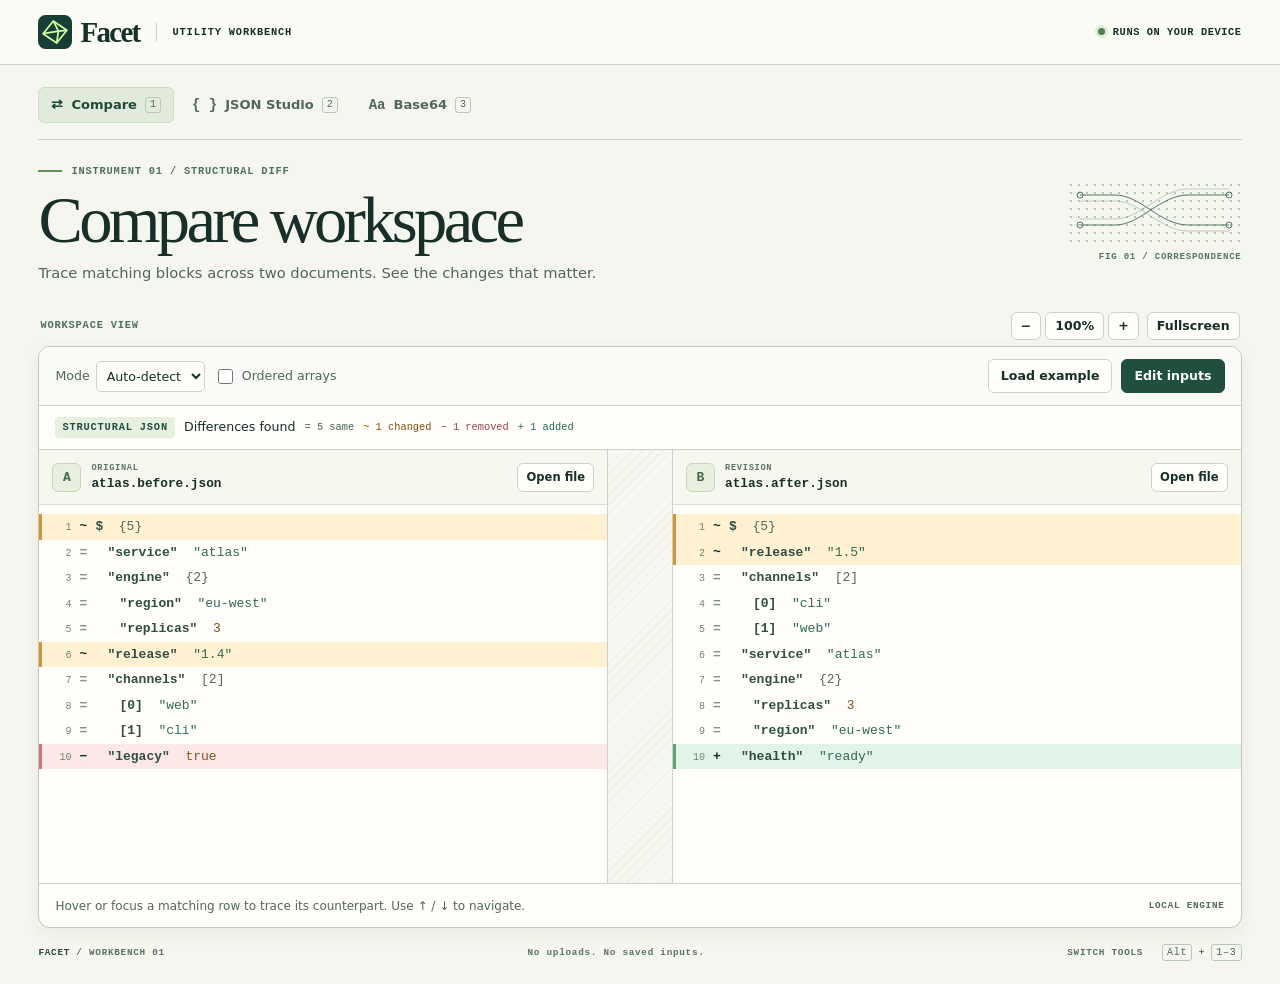
<file: index.html>
<!doctype html>
<html lang="en">
<head>
  <meta charset="utf-8">
  <meta name="viewport" content="width=device-width, initial-scale=1">
  <meta name="color-scheme" content="light">
  <meta name="description" content="A pocket workbench for comparing files, repairing JSON and decoding Base64. No install or uploads.">
  <meta http-equiv="Content-Security-Policy" content="default-src 'none'; script-src 'self'; style-src 'self' 'unsafe-inline'; img-src 'self' data:; connect-src 'none'; object-src 'none'; base-uri 'none'; form-action 'none'">
  <title>Facet — Local utility workbench</title>
  <link rel="icon" href="assets/mark.svg" type="image/svg+xml">
  <link rel="stylesheet" href="assets/style.css">
  <script defer src="assets/json.js"></script>
  <script defer src="assets/diff.js"></script>
  <script defer src="assets/base64.js"></script>
  <script defer src="assets/app.js"></script>
</head>
<body>
  <header class="mast"><div class="mast-inner">
    <a class="brand" href="#compare" aria-label="Facet home"><img src="assets/mark.svg" alt="" width="34" height="34"><b>Facet</b></a>
    <span class="mast-line"></span><span class="wordmark-note">UTILITY WORKBENCH</span>
    <span class="privacy"><i></i> Runs on your device</span>
  </div></header>
  <main class="shell">
    <nav class="toolnav" aria-label="Toolbox">
      <a href="#compare" data-tool="compare"><span class="glyph">⇄</span> Compare <kbd>1</kbd></a>
      <a href="#json" data-tool="json"><span class="glyph">{ }</span> JSON Studio <kbd>2</kbd></a>
      <a href="#base64" data-tool="base64"><span class="glyph">Aa</span> Base64 <kbd>3</kbd></a>
    </nav>
    <div class="hero">
      <div><div class="eyebrow"><span class="rule"></span><span id="kicker"></span></div>
        <h1 id="heading"></h1><p id="subtitle"></p></div>
      <div class="figure" aria-hidden="true"><div class="plot">
        <svg viewBox="0 0 174 58" fill="none"><g stroke="currentColor">
          <path d="M12 14H47C73 14 92 44 120 44H161M12 44H47C73 44 92 14 120 14H161"/>
          <path d="M12 20H47C73 20 92 50 120 50H161M12 38H47C73 38 92 8 120 8H161" opacity=".34"/>
          <circle cx="12" cy="14" r="3"/><circle cx="161" cy="44" r="3"/><circle cx="12" cy="44" r="3"/><circle cx="161" cy="14" r="3"/>
        </g></svg></div><span id="figcaption">FIG 01 / CORRESPONDENCE</span></div>
    </div>
    <div id="workspace" class="view-host">
    <div class="displaybar"><span class="eyebrow">WORKSPACE VIEW</span><div class="display-tools" role="group" aria-label="Workspace display"></div></div>
    <section id="compare" class="surface" aria-label="Compare workspace" hidden>
      <div class="commandbar"><div class="controlgroup">
        <label class="inline">Mode <select id="mode"><option value="auto">Auto-detect</option><option value="json">JSON</option><option value="text">Text</option></select></label>
        <label class="check" title="Objects always ignore key order. Enable to compare arrays by index."><input type="checkbox" id="order"> Ordered arrays</label>
      </div><div class="controlgroup"><button id="diff-example">Load example</button><button id="edit" class="primary" aria-expanded="false">Edit inputs</button></div></div>
      <div class="statusline" id="diff-status" role="status"></div>
      <div class="split" id="split">
        <article class="pane" data-side="0">
          <header><span class="tag">A</span><div><small>ORIGINAL</small><strong id="name0">Original</strong></div><button class="file-btn" data-file="0" aria-label="Open original file">Open file</button></header>
          <textarea id="input0" aria-label="Original text" spellcheck="false" placeholder="Paste original text or JSON…" hidden></textarea>
          <div class="rows" id="rows0" aria-label="Original comparison"></div>
        </article>
        <article class="pane" data-side="1">
          <header><span class="tag">B</span><div><small>REVISION</small><strong id="name1">Revision</strong></div><button class="file-btn" data-file="1" aria-label="Open revision file">Open file</button></header>
          <textarea id="input1" aria-label="Revision text" spellcheck="false" placeholder="Paste revised text or JSON…" hidden></textarea>
          <div class="rows" id="rows1" aria-label="Revision comparison"></div>
        </article>
        <svg id="connections" aria-hidden="true"><path id="bridge"></path></svg>
      </div>
      <div class="panel-foot"><span id="hint">Hover or focus a matching row to trace its counterpart.</span><span class="key-hint">LOCAL ENGINE</span></div>
    </section>
    <section id="json" class="surface" aria-label="JSON Studio" hidden>
      <div class="commandbar"><div class="controlgroup">
        <label class="check"><input id="repair" type="checkbox" checked> Auto-repair</label>
        <label class="check" title="Turn strings containing complete JSON objects or arrays into structures in the output only"><input id="unpack" type="checkbox" checked> Unpack JSON strings</label>
        <label class="inline">Indent <select id="indent"><option value="2">2 spaces</option><option value="4">4 spaces</option><option value="0">Compact</option></select></label>
      </div><div class="controlgroup"><button id="json-example">Load example</button><button id="json-file">Open file</button></div></div>
      <div class="statusline" id="json-status" role="status"></div>
      <div class="duo">
        <article class="pane"><header><span class="tag">{ }</span><div><small>INPUT</small><strong>Source document</strong></div></header>
          <textarea id="json-input" aria-label="JSON source" spellcheck="false" placeholder="Paste JSON or a slightly imperfect document…"></textarea></article>
        <article class="pane"><header><div class="segments" aria-label="Output view"><button data-view="tree">Tree</button><button data-view="text">Text</button></div>
          <button id="pop" class="file-btn" aria-label="Open expanded JSON output">Expand view ↗</button></header>
          <div id="json-output" class="output"></div></article>
      </div>
      <div class="panel-foot"><span class="controlgroup"><button id="fold">Collapse all</button><button id="unfold">Expand all</button></span><span class="controlgroup"><button id="copy-json">Copy JSON</button><button id="save-json">Save JSON</button></span></div>
    </section>
    <section id="base64" class="surface" aria-label="Base64 codec" hidden>
      <div class="commandbar"><div class="controlgroup">
        <label class="inline">Operation <select id="b64-mode"><option value="decode">Decode Base64</option><option value="encode">Encode text</option><option value="json">Encode JSON</option></select></label>
        <label id="b64-field-label" class="inline" hidden>Stringify field <input id="b64-field" type="text" size="21" placeholder="Optional top-level key" spellcheck="false" autocomplete="off"></label>
      </div><span class="controlgroup"><button id="b64-example">Load example</button><button id="b64-file">Open file</button></span></div>
      <div class="statusline" id="b64-status" role="status"></div>
      <div class="duo">
        <article class="pane"><header id="b64-source-header"><div><small>INPUT</small><strong id="b64-source-label">Encoded data</strong></div>
          <div id="b64-views" class="segments" role="group" aria-label="JSON input view" hidden><button id="b64-text-view" aria-controls="b64-input">Text</button><button id="b64-tree-view" aria-controls="b64-tree">Tree</button></div>
          <button id="b64-format" class="file-btn" hidden>Format input</button>
          <div id="b64-folding" class="controlgroup" hidden><button id="b64-fold">Collapse all</button><button id="b64-unfold">Expand all</button></div>
        </header>
          <textarea id="b64-input" aria-label="Base64 input" spellcheck="false"></textarea>
          <div id="b64-tree" class="output" role="region" aria-label="JSON input tree preview" hidden></div></article>
        <article class="pane"><header><div><small>OUTPUT</small><strong id="b64-result-label">Readable text</strong></div></header><pre id="b64-output" class="output"></pre></article>
      </div>
      <div class="panel-foot"><span id="b64-hint"></span><span class="controlgroup"><button id="copy-b64">Copy text</button><button id="to-json">Open in JSON Studio →</button></span></div>
    </section>
    <dialog id="viewer" aria-labelledby="viewer-title"><div id="viewer-panel" class="view-host">
      <header><h2 id="viewer-title">JSON output</h2><div class="display-tools" role="group" aria-label="Output display"></div><button id="close">Close</button></header>
      <div id="viewer-body"></div>
    </div></dialog>
    </div>
    <noscript>Enable JavaScript to run the local workbench.</noscript>
    <footer><span><b>FACET</b> / WORKBENCH 01</span><span>No uploads. No saved inputs.</span><span>SWITCH TOOLS &nbsp; <kbd>Alt</kbd> + <kbd>1–3</kbd></span></footer>
  </main>
  <input type="file" id="picker" hidden>
  <template id="display-controls">
    <button data-zoom="-25" aria-label="Zoom out">−</button>
    <button data-zoom="0" aria-label="Reset content zoom" title="Reset to 100%">100%</button>
    <button data-zoom="25" aria-label="Zoom in">+</button>
    <button data-full aria-pressed="false">Fullscreen</button>
  </template>
  <div id="toast" role="status"></div>
</body>
</html>
</file>
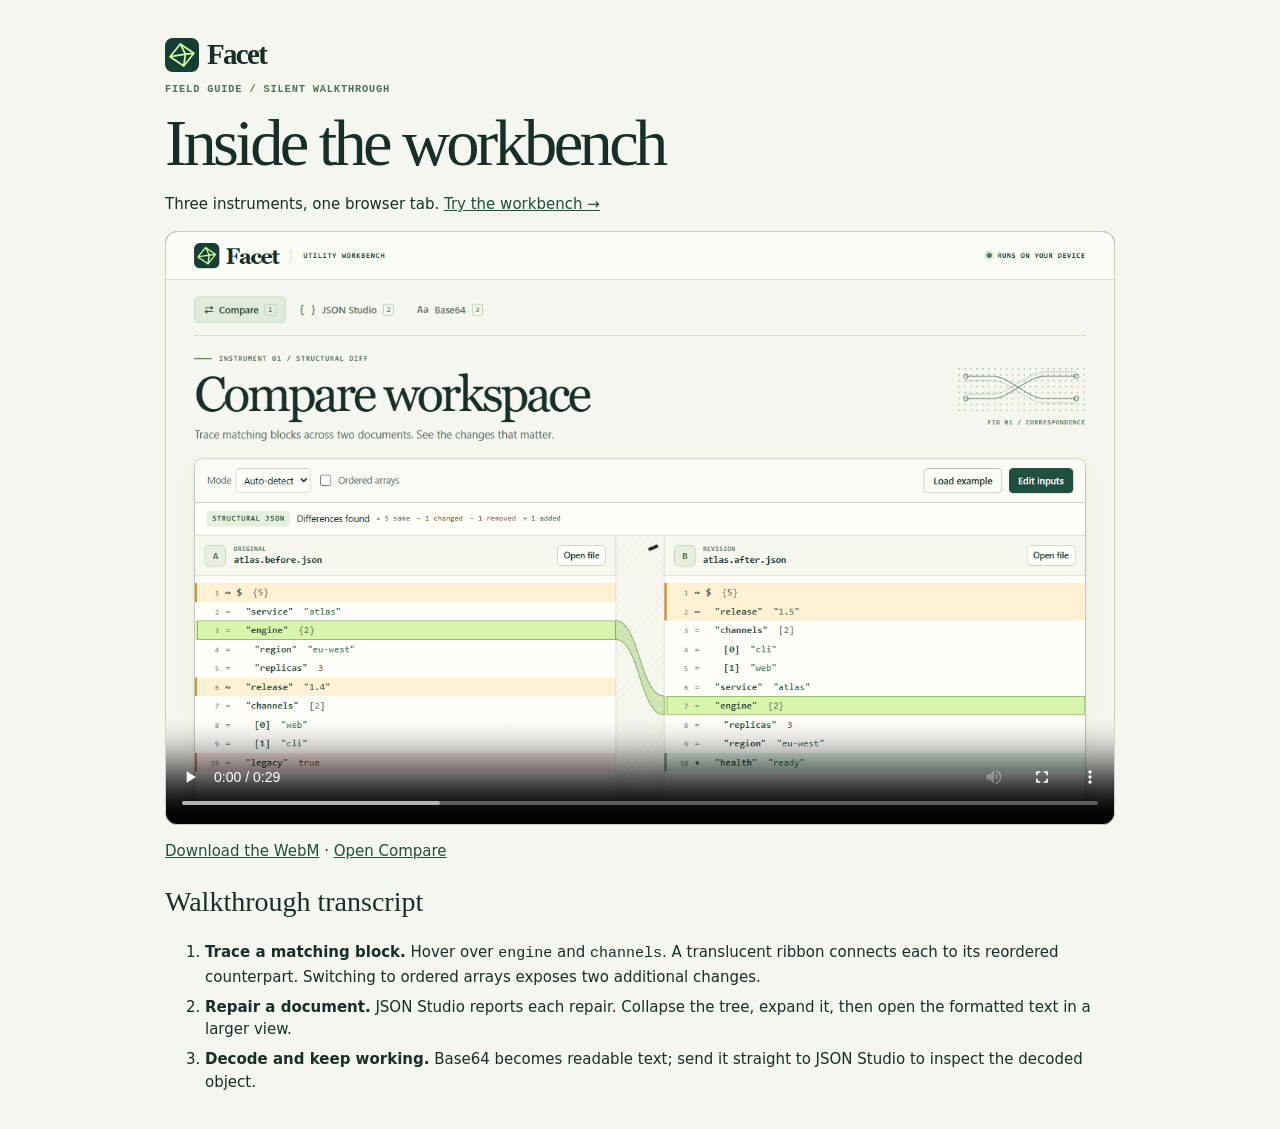
<file: docs/demo.html>
<!doctype html>
<html lang="en"><head><meta charset="utf-8"><meta name="viewport" content="width=device-width,initial-scale=1">
<title>Facet — Product walkthrough</title><link rel="icon" href="../assets/mark.svg"><link rel="stylesheet" href="../assets/style.css">
<style>article{max-width:980px;margin:2.5rem auto;padding:0 1rem}video{display:block;width:100%;border:1px solid var(--line);border-radius:12px;background:var(--ink)}a{color:var(--green)}li{margin:.5rem 0}h2{font:normal 28px Georgia,serif}</style></head>
<body><article><a class="brand" href="../index.html"><img src="../assets/mark.svg" alt="" width="34" height="34"><b>Facet</b></a>
<p class="eyebrow">FIELD GUIDE / SILENT WALKTHROUGH</p><h1>Inside the workbench</h1>
<p>Three instruments, one browser tab. <a href="../index.html">Try the workbench →</a></p>
<video controls playsinline preload="metadata" poster="facet-preview.png" aria-label="Silent three-chapter Facet walkthrough" aria-describedby="transcript"><source src="facet-walkthrough.webm" type="video/webm"></video>
<p><a href="facet-walkthrough.webm" download>Download the WebM</a> · <a href="../index.html#compare">Open Compare</a></p>
<h2>Walkthrough transcript</h2><ol id="transcript">
<li><strong>Trace a matching block.</strong> Hover over <code>engine</code> and <code>channels</code>. A translucent ribbon connects each to its reordered counterpart. Switching to ordered arrays exposes two additional changes.</li>
<li><strong>Repair a document.</strong> JSON Studio reports each repair. Collapse the tree, expand it, then open the formatted text in a larger view.</li>
<li><strong>Decode and keep working.</strong> Base64 becomes readable text; send it straight to JSON Studio to inspect the decoded object.</li></ol></article></body></html>
</file>
<file: assets/style.css>
:root{--ink:#172e29;--muted:#52665e;--paper:#f5f6ef;--surface:#fffefa;--line:#cbd2c8;--green:#204e3f;--lime:#d8f6aa;--mono:ui-monospace,Consolas,"Liberation Mono",monospace;font:15px/1.5 system-ui,-apple-system,"Segoe UI",sans-serif;color:var(--ink);background:var(--paper)}
*{box-sizing:border-box}[hidden]{display:none!important}body{margin:0}button,select,textarea,input{font:inherit}button,select{cursor:pointer}button,select,.toolnav a{touch-action:manipulation}button{border:1px solid var(--line);border-radius:6px;color:var(--ink);background:var(--surface);padding:7px 12px;font-size:.84rem;font-weight:600;line-height:1.45}button:hover,select:hover{border-color:#738b7c;background:#f3f6eb}button:disabled{opacity:.42;cursor:not-allowed}button.primary{background:var(--green);border-color:var(--green);color:white}button.primary:hover{background:#173c30}button:focus-visible,a:focus-visible,select:focus-visible,input:focus-visible,summary:focus-visible,.row:focus-visible{outline:2px solid #347250;outline-offset:2px}
.mast{border-bottom:1px solid var(--line);background:#fafbf5}.mast-inner,.shell{width:min(1240px,94%);margin:auto}.mast-inner{height:64px;display:flex;align-items:center;gap:16px}.brand{display:flex;align-items:center;gap:8px;color:var(--ink);text-decoration:none}.brand b{font:700 29px/1 Georgia,serif;letter-spacing:-1.7px}.mast-line{height:18px;border-left:1px solid var(--line)}.wordmark-note,.privacy,.eyebrow,.figure span,small,.key-hint,footer,.metric,.state{font:600 .69rem/1.45 var(--mono);letter-spacing:.08em}.privacy{margin-left:auto;display:flex;align-items:center;gap:8px;text-transform:uppercase;letter-spacing:.055em}.privacy i{border-radius:50%;width:7px;height:7px;background:#4f8053;box-shadow:0 0 0 3px #dfecd7}.shell{padding-top:22px}
.toolnav{display:flex;gap:5px;border-bottom:1px solid var(--line);padding-bottom:16px}.toolnav a{display:flex;align-items:center;gap:8px;padding:7px 12px;font-size:.87rem;font-weight:600;border-radius:6px;text-decoration:none;color:var(--muted);border:1px solid transparent}.toolnav a:hover{background:#eaeee4}.toolnav a[aria-current=page]{background:#e2ebdb;border-color:#cddbc6;color:#214a38}.glyph{font:700 14px var(--mono)}kbd{font:10px/1 var(--mono);border:1px solid #b9c9b8;padding:2px 4px;border-radius:3px;color:var(--muted)}
.hero{display:flex;justify-content:space-between;align-items:center;gap:18px;padding:24px 0 22px}.eyebrow{display:flex;align-items:center;gap:9px;color:#50705c}.rule{width:24px;height:2px;background:#609057}h1{font:normal clamp(38px,5.2vw,72px)/1.07 Georgia,"Times New Roman",serif;letter-spacing:-.055em;margin:5px 0 7px}.hero p{margin:0;color:var(--muted);font-size:.98rem}.figure{text-align:right;color:#55785d;min-width:175px}.plot{height:62px;background-image:radial-gradient(#bac7b5 .8px,transparent .8px);background-size:8px 8px}.plot svg{width:174px;height:58px}.figure span{font-size:.61rem}
.surface{background:var(--surface);border:1px solid #bdc9bc;border-radius:12px;box-shadow:0 4px 17px #343f2510;overflow:hidden}.commandbar,.panel-foot,.controlgroup,.pane header,.statusline,dialog header{display:flex;align-items:center}.commandbar,.panel-foot{justify-content:space-between;gap:12px;padding:12px 16px}.commandbar{background:#fafbf6;border-bottom:1px solid var(--line)}.controlgroup,.statusline{gap:9px;flex-wrap:wrap}.check,.inline{display:inline-flex;align-items:center;gap:6px;color:var(--muted);font-size:.84rem}.check{cursor:pointer}.check input{accent-color:var(--green);width:15px;height:15px}.inline select{color:var(--ink);border:1px solid var(--line);border-radius:5px;background:#fffefa;padding:6px;font-size:.84rem}
.statusline{min-height:44px;padding:8px 16px;border-bottom:1px solid var(--line);font-size:.84rem}.state{color:var(--green);background:#e7efdf;border-radius:4px;padding:3px 7px;text-transform:uppercase}.statusline.error{color:#892f38;background:#fff2ef}.metric{letter-spacing:0;font-weight:500;display:inline-flex;align-items:center;gap:4px}.metric:first-of-type{margin-left:5px}.metric.same{color:#48654f}.metric.changed{color:#874b0a}.metric.removed{color:#99454c}.metric.added{color:#24694b}
.split,.duo{display:grid;grid-template-columns:minmax(0,1fr) minmax(0,1fr);gap:clamp(16px,5vw,76px);position:relative;background:repeating-linear-gradient(135deg,#edf0e7 0 1px,#f6f7f0 1px 7px)}.duo{gap:1px;background:var(--line)}.pane{min-width:0;background:var(--surface);position:relative}.split .pane:first-child{border-right:1px solid var(--line)}.split .pane:nth-child(2){border-left:1px solid var(--line)}.pane header{min-height:55px;gap:10px;padding:8px 13px;border-bottom:1px solid #dae0d5;background:#f6f8f0}.pane header div{min-width:0}.tag{display:grid;place-items:center;flex:none;width:29px;height:29px;border:1px solid #c9d4c3;border-radius:6px;background:#e8efdf;color:#426749;font:600 13px var(--mono)}small{display:block;color:#5e7466;font-size:.58rem}.pane header strong{display:block;font:600 .85rem/1.4 var(--mono);overflow:hidden;text-overflow:ellipsis;white-space:nowrap}.file-btn{margin-left:auto;white-space:nowrap;font-size:.77rem;padding:5px 8px}
.rows,.output,.pane textarea{height:clamp(285px,42vh,490px);overflow:auto;scrollbar-color:#b9c8b7 transparent}.rows{padding:9px 0}.row{display:grid;grid-template-columns:24px 16px minmax(0,1fr);align-items:baseline;gap:4px;padding:3px 10px 3px 5px;border-left:3px solid transparent;min-height:25px;font:13px/1.5 var(--mono);position:relative}.lineno{font-size:10px;text-align:right;color:#738375;user-select:none}.sign{text-align:center;font-weight:700}.row.same .sign{color:#829582}.row.changed{background:#fff1d2;border-color:#d29539}.row.removed{background:#fde8e8;border-color:#cd757c}.row.added{background:#e2f3e7;border-color:#65a37a}.row.linked{background:#d9f4ad;box-shadow:inset 0 0 0 1px #8cae62}.row-body,pre,.tree{overflow-wrap:anywhere;white-space:pre-wrap;tab-size:2}.row-body{padding-left:min(calc(var(--depth,0)*12px),24%)}.field{font-weight:600;color:#304d42}.string{color:#326a52}.number,.boolean,.null{color:#83541f}.node-count,.empty{color:var(--muted)}.empty{padding:15px;font-size:.88rem}.row:focus-visible{outline-offset:-2px}.split svg{position:absolute;inset:0;width:100%;height:100%;pointer-events:none;overflow:hidden}.split svg path{fill:#8bbf4c;fill-opacity:.35;stroke:#77a54b;stroke-width:1}
.panel-foot{min-height:44px;border-top:1px solid var(--line);font-size:.8rem;color:var(--muted)}.key-hint{white-space:nowrap;font-size:.62rem}.pane textarea{display:block;width:100%;resize:vertical;min-height:200px;background:#fffefa;border:0;padding:16px;font:14px/1.65 var(--mono);color:var(--ink);outline-offset:-3px}.pane textarea:focus{outline:2px solid #739776}.output,#viewer-body{padding:14px 16px;font:13px/1.65 var(--mono);margin:0}.output pre,#viewer-body pre{margin:0;font:inherit}.segments{display:inline-flex;border:1px solid var(--line);border-radius:6px;padding:2px;background:#f1f3eb}.segments button{border:0;background:none;padding:4px 11px}.segments button[aria-pressed=true]{background:var(--green);color:white}.tree details{margin-left:14px}.tree>details{margin-left:0}.tree summary{cursor:pointer}.tree .leaf{margin-left:16px}.tree summary:hover{background:#eff6e5}dialog{border:1px solid #9cad99;border-radius:12px;width:min(940px,92vw);padding:0;background:var(--surface);color:var(--ink);box-shadow:0 18px 90px #1e322b3a}dialog::backdrop{background:#142c2580}dialog header{justify-content:space-between;padding:11px 17px;background:#eff3e8;border-bottom:1px solid var(--line)}dialog h2{margin:0;font:normal 26px Georgia,serif}#viewer-body{height:67vh;overflow:auto}#toast:not(:empty){position:fixed;bottom:20px;left:50%;transform:translateX(-50%);background:var(--ink);color:white;border-radius:5px;padding:8px 14px;font-size:.85rem;z-index:5}
footer{display:flex;justify-content:space-between;color:#5e7061;font-size:.62rem;gap:10px;align-items:center;padding:18px 0 24px}footer b{color:#294637}
@media(max-width:720px){.hero{padding:17px 0}.figure,.wordmark-note,.mast-line,footer span:last-child,.key-hint{display:none}.mast-inner{height:50px}.shell{width:96%;padding-top:12px}.toolnav{padding-bottom:11px}.toolnav a{padding:6px 9px}.commandbar{align-items:flex-start;flex-wrap:wrap}.split{gap:13px}.row{grid-template-columns:12px minmax(0,1fr);padding-left:0;padding-right:3px;font-size:12px}.lineno{display:none}.pane header{padding:7px;gap:5px;flex-wrap:wrap}.pane header .tag{display:none}.row-body{padding-left:min(calc(var(--depth,0)*6px),15%)}.panel-foot,.commandbar,.statusline{padding:9px}.duo{grid-template-columns:1fr}.duo .pane textarea,.duo .output{height:225px}.toolnav kbd{display:none}.privacy{font-size:.59rem}.panel-foot{flex-wrap:wrap}}
@media(prefers-reduced-motion:no-preference){.toolnav a,button{transition:background .12s,border-color .12s}}
.displaybar,.display-tools{display:flex;align-items:center;gap:4px}.displaybar{justify-content:space-between;padding:6px 2px}.display-tools button{padding:4px 9px}.display-tools [data-zoom="0"]{font-variant-numeric:tabular-nums;min-width:4em}.display-tools [data-full]{margin-left:4px}
#b64-field{color:var(--ink);border:1px solid var(--line);border-radius:5px;background:var(--surface);padding:6px;font-size:.84rem}
#b64-source-header{flex-wrap:wrap}#b64-views{margin-left:auto}
.row,.output,#viewer-body{font-size:calc(13px * var(--content-scale,1))}.pane textarea{font-size:calc(14px * var(--content-scale,1))}.lineno{font-size:calc(10px * var(--content-scale,1))}
.view-host:is(:fullscreen,.tab-full){display:flex;flex-direction:column;background:var(--paper);width:100%;height:100%;padding:8px;overflow:auto;box-sizing:border-box}
.view-host.tab-full{position:fixed;inset:0;z-index:4}body:has(.tab-full){overflow:hidden}
body:has(#workspace.tab-full) :is(.mast,.toolnav,.hero,footer){display:none}
#workspace:is(:fullscreen,.tab-full) .surface:not([hidden]){display:flex;flex:1;flex-direction:column;min-height:320px}
#workspace:is(:fullscreen,.tab-full) :is(.split,.duo){flex:1;min-height:0}
#workspace:is(:fullscreen,.tab-full) .pane{display:flex;flex-direction:column;min-height:0}
#workspace:is(:fullscreen,.tab-full) .pane :is(.rows,.output,textarea),#viewer-panel:is(:fullscreen,.tab-full) #viewer-body{flex:1;min-height:0;height:0;resize:none}
#viewer:has(.tab-full){position:fixed;inset:0;margin:0;width:100%;height:100%;max-width:none;max-height:none;border:0;border-radius:0}
#viewer header{flex-wrap:wrap;gap:6px}#viewer header .display-tools{margin-left:auto}
@media(max-width:720px){.row{font-size:calc(12px * var(--content-scale,1))}#workspace:is(:fullscreen,.tab-full) .duo{grid-template-rows:repeat(2,minmax(0,1fr))}}
</file>
